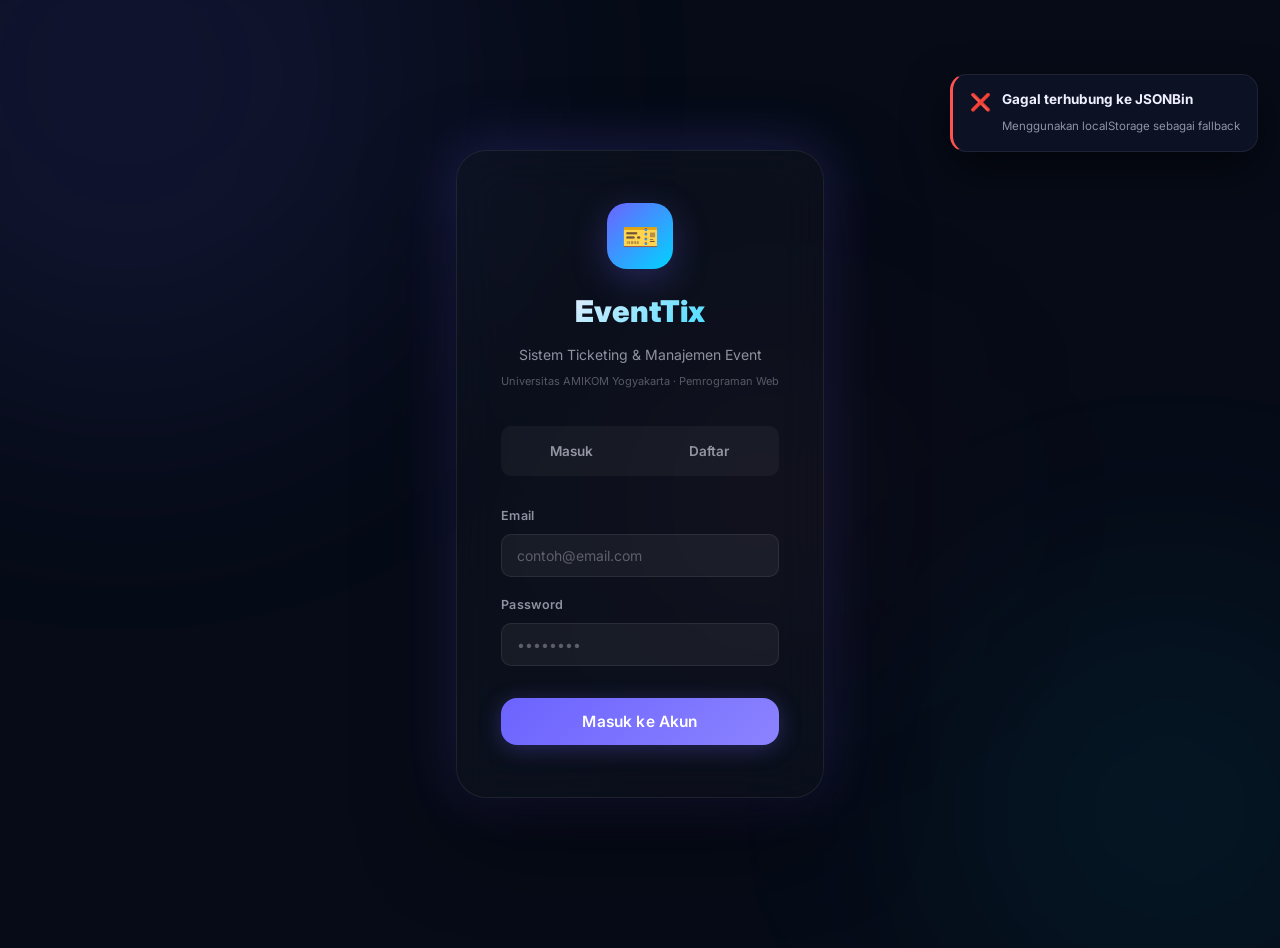
<file: templates/index.html>
<!DOCTYPE html>
<html lang="id">
<head>
  <meta charset="UTF-8" />
  <meta name="viewport" content="width=device-width, initial-scale=1.0" />
  <title>EventTix — Sistem Ticketing &amp; Event | AMIKOM Yogyakarta</title>
  <meta name="description" content="Sistem informasi ticketing dan manajemen event berbasis web. Dikembangkan sebagai tugas akhir pemrograman web Universitas AMIKOM Yogyakarta." />
  <meta name="keywords" content="ticketing, event, booking, AMIKOM, web programming" />
  <link rel="preconnect" href="https://fonts.googleapis.com" />
  <link href="https://fonts.googleapis.com/css2?family=Inter:wght@300;400;500;600;700;800;900&display=swap" rel="stylesheet" />
  <link rel="stylesheet" href="/static/css/style.css" />
</head>
<body>

<!-- Loading -->
<div id="loader">
  <div style="font-size:36px;">🎫</div>
  <div class="spin"></div>
  <p>Memuat EventTix...</p>
</div>

<!-- BG -->
<div class="orb orb-1"></div>
<div class="orb orb-2"></div>
<div class="orb orb-3"></div>

<!-- Toasts -->
<div id="toasts"></div>

<!-- ============================================================
     AUTH VIEW
============================================================ -->
<div class="view" id="v-auth" style="min-height:100vh;display:none;">
  <div style="display:flex;align-items:center;justify-content:center;min-height:100vh;padding:24px;">
    <div class="auth-wrap">
      <div class="auth-logo">
        <div class="auth-logo-icon">🎫</div>
        <h1>EventTix</h1>
        <p>Sistem Ticketing &amp; Manajemen Event</p>
        <p style="margin-top:6px;font-size:11px;color:var(--text-3);">Universitas AMIKOM Yogyakarta · Pemrograman Web</p>
      </div>
      <div class="auth-tabs">
        <div class="auth-tab on" id="tab-login" onclick="switchTab('login')">Masuk</div>
        <div class="auth-tab" id="tab-register" onclick="switchTab('register')">Daftar</div>
      </div>

      <!-- LOGIN -->
      <div id="f-login">
        <div class="fg"><label>Email</label><input type="email" class="fc" id="l-email" placeholder="contoh@email.com" /></div>
        <div class="fg"><label>Password</label><input type="password" class="fc" id="l-pw" placeholder="••••••••" onkeydown="if(event.key==='Enter')doLogin()" /></div>
        <button class="btn btn-pr btn-w btn-lg mt-14" onclick="doLogin()">Masuk ke Akun</button>

      </div>

      <!-- REGISTER -->
      <div id="f-reg" style="display:none;">
        <div class="fg"><label>Nama Lengkap *</label><input type="text" class="fc" id="r-name" placeholder="Nama Lengkap Anda" /></div>
        <div class="fg"><label>Email *</label><input type="email" class="fc" id="r-email" placeholder="contoh@email.com" /></div>
        <div class="fg"><label>Password * (min. 6 karakter)</label><input type="password" class="fc" id="r-pw" placeholder="Minimal 6 karakter" /></div>
        <div class="fg"><label>Daftar Sebagai</label>
          <select class="fc" id="r-role"><option value="user">Peserta / User</option><option value="admin">Penyelenggara / Admin</option></select>
        </div>
        <button class="btn btn-pr btn-w btn-lg mt-14" onclick="doRegister()">Buat Akun Sekarang</button>
      </div>
    </div>
  </div>
</div>

<!-- ============================================================
     APP VIEW
============================================================ -->
<div class="view" id="v-app">

  <!-- NAVBAR -->
  <nav class="navbar">
    <div class="nb-brand" onclick="goHome()">
      <div class="lm">🎫</div>
      <span>EventTix</span>
    </div>

    <!-- Admin Nav -->
    <div class="nb-nav" id="nav-admin" style="display:none;">
      <div class="ni" onclick="nav('dashboard')" id="ni-dashboard">📊 Dashboard</div>
      <div class="ni" onclick="nav('events')"    id="ni-events">🗓️ Event</div>
      <div class="ni" onclick="nav('report')"    id="ni-report">📋 Laporan</div>
      <div class="ni" onclick="nav('docs')"      id="ni-docs">📖 Dokumentasi</div>
    </div>

    <!-- User Nav -->
    <div class="nb-nav" id="nav-user" style="display:none;">
      <div class="ni" onclick="nav('discover')"   id="ni-discover">🔍 Jelajahi</div>
      <div class="ni" onclick="nav('mytickets')"  id="ni-mytickets">🎟️ Tiket Saya</div>
      <div class="ni" onclick="nav('docs')"       id="ni-docs-u">📖 Fitur</div>
    </div>

    <div class="nb-right">
      <div class="ubadge">
        <div class="uav" id="uav">A</div>
        <div><div class="uname" id="uname">Admin</div><div class="urole" id="urole">Administrator</div></div>
      </div>
      <button class="btn btn-sc btn-sm" onclick="doLogout()">Keluar</button>
    </div>
  </nav>

  <!-- CONTENT AREA -->
  <div class="content">

    <!-- ======================== ADMIN DASHBOARD ======================== -->
    <section id="s-dashboard" style="display:none;">
      <div class="ph"><h2>Dashboard Admin 📊</h2><p>Ringkasan aktivitas dan statistik platform EventTix</p></div>
      <div class="stats" id="adm-stats"></div>
      <div style="display:grid;grid-template-columns:1fr 1fr;gap:18px;" id="admin-dash-grid">
        <div class="card">
          <div class="card-hd"><h3>📅 Event Terbaru</h3></div>
          <div class="tw"><table id="t-rev"><thead><tr><th>Event</th><th>Tanggal</th><th>Terisi</th><th>Status</th></tr></thead><tbody></tbody></table></div>
        </div>
        <div class="card">
          <div class="card-hd"><h3>🎟️ Booking Terbaru</h3></div>
          <div class="tw"><table id="t-rbk"><thead><tr><th>Peserta</th><th>Event</th><th>Kode</th><th>Status</th></tr></thead><tbody></tbody></table></div>
        </div>
      </div>
    </section>

    <!-- ======================== ADMIN EVENT MANAGE ======================== -->
    <section id="s-events" style="display:none;">
      <div class="ph-row">
        <div class="ph" style="margin-bottom:0;"><h2>Manajemen Event 🗓️</h2><p>CRUD event lengkap: buat, edit, hapus, dan pantau kapasitas</p></div>
        <button class="btn btn-pr" onclick="openEvModal()">➕ Buat Event Baru</button>
      </div>
      <div class="divider mt-20"></div>
      <div class="frow">
        <div class="sw"><span class="si">🔍</span><input type="text" placeholder="Cari event..." id="adm-q" oninput="renderAdmEvs()" /></div>
        <select class="fs" id="adm-cat" onchange="renderAdmEvs()"><option value="">Semua Kategori</option></select>
      </div>
      <div class="card">
        <div class="tw"><table id="t-adev"><thead><tr><th>Event</th><th>Kategori</th><th>Tanggal</th><th>Lokasi</th><th>Kapasitas</th><th>Harga</th><th>Booked</th><th>Aksi</th></tr></thead><tbody></tbody></table></div>
      </div>
    </section>

    <!-- ======================== ADMIN REPORT ======================== -->
    <section id="s-report" style="display:none;">
      <div class="ph"><h2>Laporan Peserta 📋</h2><p>Statistik dan daftar peserta lengkap per event</p></div>
      <div class="frow">
        <select class="fs" id="rpt-ev" onchange="renderReport()" style="min-width:280px;"><option value="">— Pilih Event —</option></select>
      </div>
      <div id="rpt-content">
        <div class="empty"><div class="ei">📋</div><h3>Pilih Event</h3><p>Pilih event dari dropdown di atas untuk melihat laporan peserta.</p></div>
      </div>
    </section>

    <!-- ======================== USER DISCOVER ======================== -->
    <section id="s-discover" style="display:none;">
      <div class="hero">
        <h2>Temukan Event Favoritmu 🎉</h2>
        <p>Jelajahi ratusan event menarik dan pesan tiket dengan mudah</p>
        <div class="hero-chips">
          <span class="hero-chip">💻 Teknologi</span>
          <span class="hero-chip">🎵 Musik</span>
          <span class="hero-chip">🏃 Olahraga</span>
          <span class="hero-chip">🎨 Seni</span>
          <span class="hero-chip">💼 Bisnis</span>
          <span class="hero-chip">📚 Edukasi</span>
        </div>
      </div>
      <div class="frow">
        <div class="sw"><span class="si">🔍</span><input type="text" placeholder="Cari event, lokasi, kategori..." id="usr-q" oninput="renderUsrEvs()" /></div>
        <select class="fs" id="usr-cat"   onchange="renderUsrEvs()"><option value="">Semua Kategori</option></select>
        <select class="fs" id="usr-date"  onchange="renderUsrEvs()">
          <option value="">Semua Waktu</option>
          <option value="today">Hari Ini</option>
          <option value="week">Minggu Ini</option>
          <option value="month">Bulan Ini</option>
        </select>
        <select class="fs" id="usr-avl" onchange="renderUsrEvs()">
          <option value="">Semua Status</option>
          <option value="available">Masih Tersedia</option>
          <option value="full">Penuh / Habis</option>
        </select>
      </div>
      <div class="ev-grid" id="usr-ev-grid"></div>
    </section>

    <!-- ======================== MY TICKETS ======================== -->
    <section id="s-mytickets" style="display:none;">
      <div class="ph"><h2>Tiket Saya 🎟️</h2><p>Riwayat semua tiket yang pernah Anda pesan</p></div>
      <div class="frow">
        <div class="chip-row" id="tk-chips">
          <div class="chip on" data-s="all"       onclick="filterTk(this)">Semua</div>
          <div class="chip"    data-s="active"    onclick="filterTk(this)">✅ Aktif</div>
          <div class="chip"    data-s="used"      onclick="filterTk(this)">☑️ Digunakan</div>
          <div class="chip"    data-s="cancelled" onclick="filterTk(this)">❌ Dibatalkan</div>
        </div>
      </div>
      <div id="tk-list" style="display:flex;flex-direction:column;gap:14px;"></div>
    </section>

    <!-- ======================== EVENT DETAIL ======================== -->
    <section id="s-evdet" style="display:none;"></section>

    <!-- ======================== TICKET DETAIL ======================== -->
    <section id="s-tkdet" style="display:none;"></section>

    <!-- ======================== DOKUMENTASI FITUR ======================== -->
    <section id="s-docs" style="display:none;">
      <div class="ph">
        <h2>Fitur yang Tersedia 📖</h2>
      </div>
      <!-- Feature cards rendered by JS -->
      <div id="docs-content"></div>
    </section>

  </div>
</div>

<!-- ============================================================
     MODALS
============================================================ -->

<!-- Event Modal (Admin CRUD) -->
<div class="mo" id="mo-ev">
  <div class="mo-box" style="max-width:660px;">
    <div class="mo-hd"><h3 id="mo-ev-title">Buat Event Baru</h3><div class="mo-cl" onclick="closeMo('mo-ev')">✕</div></div>
    <div class="mo-bd">
      <input type="hidden" id="ev-id" />
      <div class="fg"><label>Judul Event *</label><input type="text" class="fc" id="ev-title" placeholder="cth: Indonesia Tech Summit 2025" /></div>
      <div class="fg"><label>Deskripsi</label><textarea class="fc" id="ev-desc" rows="3" placeholder="Deskripsi singkat event..."></textarea></div>
      <div class="form-2col">
        <div class="fg"><label>Kategori *</label><input type="text" class="fc" id="ev-cat" list="ev-cat-list" placeholder="cth: Teknologi" autocomplete="off" /><datalist id="ev-cat-list"></datalist></div>
        <div class="fg"><label>Harga Tiket (Rp)</label><input type="number" class="fc" id="ev-price" placeholder="0 = GRATIS" min="0" /></div>
      </div>
      <div class="form-2col">
        <div class="fg"><label>Tanggal *</label><input type="date" class="fc" id="ev-date" /></div>
        <div class="fg"><label>Waktu *</label><input type="time" class="fc" id="ev-time" /></div>
      </div>
      <div class="fg"><label>Lokasi *</label><input type="text" class="fc" id="ev-loc" placeholder="cth: Jakarta Convention Center" /></div>
      <div class="fg"><label>Kapasitas (kursi) *</label><input type="number" class="fc" id="ev-cap" placeholder="cth: 500" min="1" /></div>
      <div class="fg"><label>Ikon Event</label><div class="ipk" id="ipk"></div></div>
    </div>
    <div class="mo-ft">
      <button class="btn btn-sc" onclick="closeMo('mo-ev')">Batal</button>
      <button class="btn btn-pr" onclick="saveEv()">💾 Simpan Event</button>
    </div>
  </div>
</div>

<!-- Confirm Modal -->
<div class="mo" id="mo-confirm">
  <div class="mo-box" style="max-width:430px;">
    <div class="mo-hd"><h3 id="cf-title">Konfirmasi</h3><div class="mo-cl" onclick="closeMo('mo-confirm')">✕</div></div>
    <div class="mo-bd"><p id="cf-msg" style="color:var(--text-2);font-size:14.5px;line-height:1.7;"></p></div>
    <div class="mo-ft">
      <button class="btn btn-sc" onclick="closeMo('mo-confirm')">Batal</button>
      <button class="btn btn-rm" id="cf-btn">Konfirmasi</button>
    </div>
  </div>
</div>

<!-- Booking Modal -->
<div class="mo" id="mo-book">
  <div class="mo-box" style="max-width:500px;">
    <div class="mo-hd"><h3>🎟️ Konfirmasi Pemesanan</h3><div class="mo-cl" onclick="closeMo('mo-book')">✕</div></div>
    <div class="mo-bd" id="book-body"></div>
    <div class="mo-ft">
      <button class="btn btn-sc" onclick="closeMo('mo-book')">Batal</button>
      <button class="btn btn-ok btn-lg" onclick="confirmBook()">✅ Pesan Sekarang</button>
    </div>
  </div>
</div>

<script src="/static/js/app.js"></script>
</body>
</html>
</file>
<file: static/css/style.css>
/* =========================================
   DESIGN SYSTEM — EventTix
   Universitas AMIKOM Yogyakarta
   Mata Kuliah: Pemrograman Web
========================================= */
:root {
  --bg-primary:    #060b17;
  --bg-secondary:  #0c1124;
  --bg-card:       rgba(255,255,255,0.035);
  --bg-card-hover: rgba(255,255,255,0.065);
  --border:        rgba(255,255,255,0.075);
  --border-focus:  rgba(108,99,255,0.55);
  --accent:        #6c63ff;
  --accent-light:  #8b83ff;
  --accent-2:      #00d4ff;
  --glow:          rgba(108,99,255,0.28);
  --text-1:        #eef0ff;
  --text-2:        rgba(238,240,255,0.58);
  --text-3:        rgba(238,240,255,0.32);
  --green:         #00e676;
  --yellow:        #ffab40;
  --red:           #ff5252;
  --blue:          #40c4ff;
  --r-xs:  6px;
  --r-sm:  10px;
  --r-md:  16px;
  --r-lg:  22px;
  --r-xl:  30px;
  --ease:  cubic-bezier(0.4,0,0.2,1);
  --t:     0.22s;
}

*, *::before, *::after { box-sizing: border-box; margin: 0; padding: 0; }
html { scroll-behavior: smooth; font-size: 16px; }
body {
  font-family: 'Inter', system-ui, sans-serif;
  background: var(--bg-primary);
  color: var(--text-1);
  min-height: 100vh;
  overflow-x: hidden;
  line-height: 1.65;
}
button  { cursor: pointer; font-family: inherit; border: none; outline: none; }
input, textarea, select { font-family: inherit; outline: none; border: none; background: none; color: inherit; }
ul  { list-style: none; }
img { display: block; max-width: 100%; }
::-webkit-scrollbar { width: 5px; }
::-webkit-scrollbar-track { background: transparent; }
::-webkit-scrollbar-thumb { background: var(--accent); border-radius: 3px; }

/* ===== BG GLOW ===== */
.orb { position: fixed; border-radius: 50%; filter: blur(130px); pointer-events: none; z-index: 0; animation: drift 9s ease-in-out infinite; }
.orb-1 { width: 650px; height: 650px; background: rgba(108,99,255,0.1); top: -250px; left: -200px; }
.orb-2 { width: 420px; height: 420px; background: rgba(0,212,255,0.07); bottom: -120px; right: -100px; animation-delay:-5s; }
.orb-3 { width: 280px; height: 280px; background: rgba(255,107,107,0.05); top:40%; left:50%; animation-delay:-2.5s; }
@keyframes drift { 0%,100%{transform:translate(0,0)scale(1);} 50%{transform:translate(20px,-30px)scale(1.06);} }

/* ===== VIEW SYSTEM ===== */
.view { display: none; min-height: 100vh; position: relative; z-index: 1; }
.view.active { display: block; animation: fadeUp .32s var(--ease); }
@keyframes fadeUp { from{opacity:0;transform:translateY(14px);} to{opacity:1;transform:translateY(0);} }

/* ========================================
   AUTH
======================================== */
#v-auth { display:flex; align-items:center; justify-content:center; padding:24px; }
.auth-wrap {
  width: 100%; max-width: 460px;
  background: rgba(255,255,255,0.025);
  backdrop-filter: blur(24px);
  border: 1px solid var(--border);
  border-radius: var(--r-xl);
  padding: 52px 44px;
  box-shadow: 0 36px 90px rgba(0,0,0,0.55), 0 0 60px var(--glow);
}
.auth-logo { text-align:center; margin-bottom:36px; }
.auth-logo-icon {
  width: 66px; height: 66px;
  background: linear-gradient(135deg, var(--accent), var(--accent-2));
  border-radius: 20px; display:flex; align-items:center; justify-content:center;
  margin: 0 auto 18px; font-size: 30px;
  box-shadow: 0 10px 36px var(--glow);
}
.auth-logo h1 {
  font-size: 30px; font-weight: 900;
  background: linear-gradient(135deg, var(--text-1) 20%, var(--accent-2));
  -webkit-background-clip: text; -webkit-text-fill-color: transparent; background-clip: text;
}
.auth-logo p { color: var(--text-2); font-size: 14px; margin-top: 6px; }
.auth-tabs { display:flex; background:rgba(255,255,255,0.04); border-radius:var(--r-sm); padding:4px; margin-bottom:30px; gap:4px; }
.auth-tab {
  flex:1; padding:10px; text-align:center; font-size:13.5px; font-weight:600;
  border-radius: 7px; color: var(--text-2); cursor:pointer; transition: var(--t) var(--ease);
}
.auth-tab.active { background: var(--accent); color: white; box-shadow: 0 4px 18px var(--glow); }
.auth-hint { font-size:12px; color:var(--text-3); text-align:center; line-height:1.7; }
.auth-hint strong { color: var(--accent); }
.auth-hint em { color: var(--accent-2); font-style:normal; }

/* ========================================
   FORM CONTROLS
======================================== */
.fg { margin-bottom: 18px; }
.fg label { display:block; font-size:12.5px; font-weight:600; color:var(--text-2); margin-bottom:7px; letter-spacing:.025em; }
.fc {
  width:100%; padding:12px 15px; font-size:14px;
  background:rgba(255,255,255,0.05); border:1px solid var(--border);
  border-radius: var(--r-sm); transition: var(--t) var(--ease);
  color: var(--text-1);
}
.fc:focus { border-color:var(--border-focus); background:rgba(108,99,255,0.07); box-shadow:0 0 0 3px rgba(108,99,255,0.13); }
.fc::placeholder { color:var(--text-3); }
select.fc option { background:#161a2e; }
textarea.fc { resize:vertical; min-height:82px; }
.form-2col { display:grid; grid-template-columns:1fr 1fr; gap:16px; }

/* ========================================
   BUTTONS
======================================== */
.btn {
  display:inline-flex; align-items:center; justify-content:center; gap:7px;
  padding:11px 22px; border-radius:var(--r-sm); font-size:13.5px; font-weight:600;
  transition: var(--t) var(--ease); cursor:pointer; position:relative; overflow:hidden;
  letter-spacing:.01em;
}
.btn::after { content:''; position:absolute; inset:0; background:rgba(255,255,255,0.09); opacity:0; transition:opacity var(--t); }
.btn:hover::after { opacity:1; }
.btn:active { transform:scale(.97); }
.btn-pr { background:linear-gradient(135deg,var(--accent),var(--accent-light)); color:#fff; box-shadow:0 4px 22px var(--glow); }
.btn-pr:hover { transform:translateY(-2px); box-shadow:0 8px 30px var(--glow); }
.btn-sc { background:rgba(255,255,255,0.07); color:var(--text-1); border:1px solid var(--border); }
.btn-sc:hover { background:rgba(255,255,255,0.12); border-color:var(--border-focus); }
.btn-ok { background:linear-gradient(135deg,#00b248,#00e676); color:#001a09; box-shadow:0 4px 18px rgba(0,210,80,.3); }
.btn-ok:hover { transform:translateY(-2px); }
.btn-rm { background:linear-gradient(135deg,#b71c1c,var(--red)); color:#fff; box-shadow:0 4px 16px rgba(255,82,82,.3); }
.btn-rm:hover { transform:translateY(-2px); }
.btn-in { background:linear-gradient(135deg,#01579b,var(--blue)); color:#fff; }
.btn-yw { background:linear-gradient(135deg,#e65100,var(--yellow)); color:#fff; }
.btn-sm { padding:7px 14px; font-size:12px; border-radius:7px; }
.btn-lg { padding:14px 30px; font-size:15.5px; border-radius:var(--r-md); }
.btn-w { width:100%; }
.btn:disabled { opacity:.38; cursor:not-allowed; transform:none!important; }

/* ========================================
   NAVBAR
======================================== */
.navbar {
  position:sticky; top:0; z-index:200;
  background:rgba(6,11,23,0.88); backdrop-filter:blur(26px);
  border-bottom:1px solid var(--border);
  height:62px; padding:0 24px;
  display:flex; align-items:center; justify-content:space-between;
}
.nb-brand { display:flex; align-items:center; gap:11px; cursor:pointer; }
.nb-brand .lm {
  width:36px; height:36px; border-radius:10px;
  background:linear-gradient(135deg,var(--accent),var(--accent-2));
  display:flex; align-items:center; justify-content:center; font-size:17px;
  box-shadow:0 4px 16px var(--glow);
}
.nb-brand span { font-size:17px; font-weight:800; }
.nb-nav { display:flex; align-items:center; gap:4px; }
.ni {
  padding:7px 13px; border-radius:8px; font-size:13px; font-weight:500;
  color:var(--text-2); cursor:pointer; transition:var(--t) var(--ease);
  display:flex; align-items:center; gap:6px;
}
.ni:hover { background:rgba(255,255,255,0.07); color:var(--text-1); }
.ni.on { background:rgba(108,99,255,0.14); color:var(--accent); }
.nb-right { display:flex; align-items:center; gap:10px; }
.ubadge {
  display:flex; align-items:center; gap:9px;
  background:rgba(255,255,255,0.05); border:1px solid var(--border);
  border-radius:100px; padding:5px 15px 5px 5px;
}
.uav {
  width:30px; height:30px; border-radius:50%;
  background:linear-gradient(135deg,var(--accent),var(--accent-2));
  display:flex; align-items:center; justify-content:center; font-size:13px; font-weight:700;
}
.ubadge .uname { font-size:13px; font-weight:600; }
.ubadge .urole { font-size:11px; color:var(--text-3); }

/* ========================================
   LAYOUT
======================================== */
.content { padding:30px 24px; max-width:1300px; margin:0 auto; }
.ph { margin-bottom:28px; }
.ph h2 {
  font-size:26px; font-weight:800;
  background:linear-gradient(135deg,var(--text-1),var(--accent-2));
  -webkit-background-clip:text; -webkit-text-fill-color:transparent; background-clip:text;
}
.ph p { color:var(--text-2); margin-top:5px; font-size:14.5px; }
.ph-row { display:flex; align-items:flex-end; justify-content:space-between; flex-wrap:wrap; gap:14px; }
.divider { height:1px; background:var(--border); margin:18px 0; }
.mt-14 { margin-top:14px; }
.mt-20 { margin-top:20px; }
.mt-28 { margin-top:28px; }
.gap-8  { gap:8px; }
.gap-12 { gap:12px; }
.flex   { display:flex; }
.items-center { align-items:center; }

/* ========================================
   STATS
======================================== */
.stats { display:grid; grid-template-columns:repeat(auto-fit,minmax(170px,1fr)); gap:14px; margin-bottom:28px; }
.sc {
  background:var(--bg-card); backdrop-filter:blur(12px);
  border:1px solid var(--border); border-radius:var(--r-lg);
  padding:22px; position:relative; overflow:hidden; transition:var(--t) var(--ease);
}
.sc::before { content:''; position:absolute; top:0; left:0; right:0; height:2px; background:linear-gradient(90deg,var(--accent),var(--accent-2)); }
.sc:hover { border-color:var(--border-focus); background:var(--bg-card-hover); transform:translateY(-3px); }
.sc-icon { font-size:26px; margin-bottom:10px; }
.sc-val  { font-size:30px; font-weight:800; }
.sc-lbl  { font-size:12.5px; color:var(--text-2); margin-top:3px; }

/* ========================================
   CARDS
======================================== */
.card {
  background:var(--bg-card); backdrop-filter:blur(12px);
  border:1px solid var(--border); border-radius:var(--r-lg); overflow:hidden;
  transition:var(--t) var(--ease);
}
.card:hover { border-color:rgba(108,99,255,0.25); }
.card-hd { padding:18px 22px; border-bottom:1px solid var(--border); display:flex; align-items:center; justify-content:space-between; }
.card-hd h3 { font-size:15px; font-weight:700; }
.card-bd { padding:22px; }

/* ========================================
   EVENT GRID
======================================== */
.ev-grid { display:grid; grid-template-columns:repeat(auto-fill,minmax(295px,1fr)); gap:18px; }
.ev-card {
  background:var(--bg-card); border:1px solid var(--border);
  border-radius:var(--r-lg); overflow:hidden; cursor:pointer;
  transition:var(--t) var(--ease);
}
.ev-card:hover { border-color:var(--border-focus); transform:translateY(-4px); box-shadow:0 22px 50px rgba(0,0,0,.45),0 0 0 1px var(--border-focus); }
.ev-banner {
  height:136px; display:flex; align-items:center; justify-content:center;
  font-size:50px; position:relative;
}
.ev-badge-booked { position:absolute; top:11px; right:11px; z-index:2; background:var(--green); color:#001a09; padding:3px 9px; border-radius:100px; font-size:10.5px; font-weight:700; }
.ev-body  { padding:16px 18px; }
.ev-cat   { display:inline-flex; align-items:center; gap:5px; font-size:10.5px; font-weight:700; text-transform:uppercase; letter-spacing:.06em; padding:3px 9px; border-radius:100px; margin-bottom:9px; }
.ev-card h3 { font-size:16px; font-weight:700; margin-bottom:9px; line-height:1.4; }
.ev-meta  { display:flex; flex-direction:column; gap:5px; margin-bottom:13px; }
.ev-mi    { display:flex; align-items:center; gap:7px; font-size:12.5px; color:var(--text-2); }
.ev-foot  { display:flex; align-items:center; justify-content:space-between; padding-top:12px; border-top:1px solid var(--border); }
.cap-bar  { flex:1; margin-right:10px; }
.cap-track { height:4px; background:rgba(255,255,255,0.08); border-radius:2px; overflow:hidden; }
.cap-fill  { height:100%; border-radius:2px; }
.cap-txt   { font-size:10.5px; color:var(--text-3); margin-top:4px; }

/* ========================================
   BADGES
======================================== */
.badge { display:inline-flex; align-items:center; gap:4px; padding:3px 9px; border-radius:100px; font-size:11px; font-weight:700; }
.b-ok  { background:rgba(0,230,118,.11); color:var(--green); }
.b-rm  { background:rgba(255,82,82,.11);  color:var(--red); }
.b-yw  { background:rgba(255,171,64,.11); color:var(--yellow); }
.b-in  { background:rgba(64,196,255,.11); color:var(--blue); }
.b-mu  { background:rgba(255,255,255,.06); color:var(--text-3); }
.b-ac  { background:rgba(108,99,255,.14); color:var(--accent); }

/* ========================================
   TABLE
======================================== */
.tw { overflow-x:auto; }
table  { width:100%; border-collapse:collapse; }
thead th { padding:11px 15px; text-align:left; font-size:10.5px; font-weight:700; text-transform:uppercase; letter-spacing:.06em; color:var(--text-3); border-bottom:1px solid var(--border); white-space:nowrap; }
tbody td { padding:13px 15px; font-size:13.5px; border-bottom:1px solid rgba(255,255,255,0.035); vertical-align:middle; }
tbody tr:hover td { background:rgba(255,255,255,0.02); }
tbody tr:last-child td { border-bottom:none; }

/* ========================================
   MODAL
======================================== */
.mo {
  position:fixed; inset:0; background:rgba(0,0,0,.78); backdrop-filter:blur(10px);
  z-index:500; display:flex; align-items:center; justify-content:center;
  padding:24px; opacity:0; pointer-events:none; transition:opacity .22s;
}
.mo.on { opacity:1; pointer-events:all; }
.mo-box {
  background:var(--bg-secondary); border:1px solid var(--border); border-radius:var(--r-xl);
  width:100%; max-width:580px; max-height:90vh; overflow-y:auto;
  transform:scale(.94) translateY(22px);
  transition:transform .3s cubic-bezier(.34,1.56,.64,1);
  box-shadow:0 44px 110px rgba(0,0,0,.65),0 0 50px var(--glow);
}
.mo.on .mo-box { transform:scale(1) translateY(0); }
.mo-hd { padding:22px 26px; border-bottom:1px solid var(--border); display:flex; align-items:center; justify-content:space-between; }
.mo-hd h3 { font-size:17px; font-weight:700; }
.mo-cl { width:30px; height:30px; border-radius:7px; background:rgba(255,255,255,0.06); display:flex; align-items:center; justify-content:center; cursor:pointer; font-size:17px; transition:var(--t); color:var(--text-2); }
.mo-cl:hover { background:rgba(255,82,82,.15); color:var(--red); }
.mo-bd { padding:26px; }
.mo-ft { padding:18px 26px; border-top:1px solid var(--border); display:flex; gap:10px; justify-content:flex-end; }

/* ========================================
   FILTER / SEARCH
======================================== */
.frow { display:flex; gap:10px; flex-wrap:wrap; margin-bottom:22px; align-items:center; }
.sw { position:relative; flex:1; min-width:220px; }
.sw .si { position:absolute; left:13px; top:50%; transform:translateY(-50%); color:var(--text-3); font-size:15px; }
.sw input { width:100%; padding:10px 15px 10px 40px; border-radius:var(--r-sm); background:rgba(255,255,255,0.05); border:1px solid var(--border); font-size:13.5px; color:var(--text-1); transition:var(--t); }
.sw input:focus { border-color:var(--border-focus); background:rgba(108,99,255,0.07); }
.fs { padding:10px 15px; border-radius:var(--r-sm); background:rgba(255,255,255,0.05); border:1px solid var(--border); font-size:13px; color:var(--text-1); cursor:pointer; transition:var(--t); }
.fs:focus { border-color:var(--border-focus); }
select.fs option { background:#161a2e; }

/* ========================================
   TICKET CARD
======================================== */
.tk-card { background:var(--bg-card); border:1px solid var(--border); border-radius:var(--r-lg); overflow:hidden; display:flex; transition:var(--t); }
.tk-card:hover { border-color:rgba(108,99,255,.3); }
.tk-side { width:7px; flex-shrink:0; background:linear-gradient(180deg,var(--accent),var(--accent-2)); }
.tk-side.cancelled { background:var(--red); }
.tk-side.used      { background:var(--text-3); }
.tk-body { padding:18px; flex:1; display:flex; gap:18px; align-items:center; flex-wrap:wrap; }
.tk-qr { width:72px; height:72px; flex-shrink:0; background:white; border-radius:9px; padding:5px; display:grid; grid-template-columns:repeat(8,1fr); gap:1px; }
.tk-info { flex:1; min-width:160px; }
.tk-ev-name { font-size:15px; font-weight:700; margin-bottom:5px; }
.tk-meta { display:flex; flex-wrap:wrap; gap:9px; margin-bottom:7px; }
.tk-mi { display:flex; align-items:center; gap:4px; font-size:11.5px; color:var(--text-2); }
.tk-code { font-family:'Courier New',monospace; font-size:15px; font-weight:800; color:var(--accent-2); letter-spacing:.1em; }
.tk-actions { display:flex; flex-direction:column; gap:7px; align-items:flex-end; }

/* ========================================
   CHIP
======================================== */
.chip-row { display:flex; flex-wrap:wrap; gap:7px; }
.chip { padding:6px 13px; border-radius:100px; font-size:12px; font-weight:600; cursor:pointer; border:1px solid transparent; transition:var(--t); }
.chip:not(.on) { background:rgba(255,255,255,0.05); color:var(--text-2); border-color:var(--border); }
.chip.on { background:rgba(108,99,255,0.18); color:var(--accent); border-color:rgba(108,99,255,.4); }

/* ========================================
   EMPTY
======================================== */
.empty { text-align:center; padding:72px 24px; }
.empty .ei { font-size:60px; margin-bottom:18px; opacity:.35; }
.empty h3 { font-size:19px; font-weight:700; color:var(--text-2); margin-bottom:7px; }
.empty p { color:var(--text-3); font-size:13.5px; }

/* ========================================
   TOAST
======================================== */
#toasts { position:fixed; top:74px; right:22px; z-index:9999; display:flex; flex-direction:column; gap:9px; pointer-events:none; }
.toast {
  background:var(--bg-secondary); border:1px solid var(--border);
  border-radius:var(--r-md); padding:13px 17px; min-width:275px;
  display:flex; align-items:flex-start; gap:11px;
  box-shadow:0 18px 44px rgba(0,0,0,.55);
  animation:tin .32s cubic-bezier(.34,1.56,.64,1);
  pointer-events:all;
}
@keyframes tin { from{transform:translateX(90px);opacity:0;} }
.toast.out { animation:tout .22s ease forwards; }
@keyframes tout { to{transform:translateX(90px);opacity:0;} }
.toast.ok { border-left:3px solid var(--green); }
.toast.er { border-left:3px solid var(--red); }
.toast.wa { border-left:3px solid var(--yellow); }
.toast.in { border-left:3px solid var(--blue); }
.toast-ico { font-size:17px; }
.toast-txt strong { display:block; font-size:13.5px; margin-bottom:1px; }
.toast-txt span { font-size:11.5px; color:var(--text-2); }

/* ========================================
   PROGRESS
======================================== */
.pbar { height:9px; background:rgba(255,255,255,.08); border-radius:5px; overflow:hidden; }
.pfill { height:100%; border-radius:5px; background:linear-gradient(90deg,var(--accent),var(--accent-2)); transition:width .5s; }

/* ========================================
   REPORT HEADER
======================================== */
.rpt-hd {
  background:linear-gradient(135deg,rgba(108,99,255,.13),rgba(0,212,255,.07));
  border:1px solid rgba(108,99,255,.18); border-radius:var(--r-lg);
  padding:22px; margin-bottom:22px; display:flex; align-items:center; gap:18px;
}
.rpt-ico { font-size:46px; }

/* ========================================
   ICON PICKER
======================================== */
.ipk { display:flex; flex-wrap:wrap; gap:7px; }
.ipk-btn {
  width:38px; height:38px; border-radius:9px; font-size:17px;
  background:rgba(255,255,255,0.06); display:flex; align-items:center; justify-content:center;
  cursor:pointer; border:2px solid transparent; transition:var(--t);
}
.ipk-btn.on { border-color:var(--accent); background:rgba(108,99,255,.18); transform:scale(1.1); }

/* ========================================
   DETAIL PAGE
======================================== */
.ev-detail-banner {
  height:200px; border-radius:var(--r-xl); margin-bottom:26px;
  display:flex; align-items:center; justify-content:center; font-size:78px;
}
.det-grid { display:grid; grid-template-columns:1fr 320px; gap:22px; }
.det-row { display:flex; align-items:center; gap:12px; padding:11px 0; border-bottom:1px solid rgba(255,255,255,.04); font-size:13.5px; }
.det-ico { font-size:17px; width:34px; text-align:center; }
.bk-box { background:var(--bg-card); border:1px solid var(--border); border-radius:var(--r-lg); padding:22px; position:sticky; top:84px; }

/* ========================================
   CHECKIN BUTTON
======================================== */
.ci-btn {
  width:30px; height:30px; border-radius:7px; cursor:pointer;
  display:flex; align-items:center; justify-content:center; font-size:15px;
  background:rgba(255,255,255,.06); color:var(--text-3);
  border:1px solid var(--border); transition:var(--t);
}
.ci-btn:hover { background:rgba(0,230,118,.14); color:var(--green); border-color:var(--green); }
.ci-btn.on { background:rgba(0,230,118,.12); color:var(--green); border-color:rgba(0,230,118,.3); }

/* ========================================
   LOADING OVERLAY
======================================== */
#loader {
  position:fixed; inset:0; background:var(--bg-primary); z-index:9999;
  display:flex; flex-direction:column; align-items:center; justify-content:center; gap:18px;
}
.spin { width:40px; height:40px; border:3px solid rgba(255,255,255,.08); border-top-color:var(--accent); border-radius:50%; animation:spin .7s linear infinite; }
@keyframes spin { to{transform:rotate(360deg);} }
#loader p { color:var(--text-2); font-size:14px; }

/* ========================================
   DB STATUS INDICATOR
======================================== */
.db-status { display:flex; align-items:center; gap:6px; font-size:11px; padding:4px 10px; border-radius:100px; border:1px solid var(--border); }
.db-dot { width:7px; height:7px; border-radius:50%; }
.db-dot.ok { background:var(--green); box-shadow:0 0 6px var(--green); animation:pulse 2s infinite; }
.db-dot.local { background:var(--yellow); }
.db-dot.offline { background:var(--red); }
.db-dot.error { background:var(--red); animation:pulse 1s infinite; }
.db-dot.testing { background:var(--blue); animation:pulse .6s infinite; }
@keyframes pulse { 0%,100%{opacity:1;} 50%{opacity:.4;} }

/* ========================================
   HERO
======================================== */
.hero { text-align:center; padding:52px 24px 40px; }
.hero h2 {
  font-size: clamp(24px,4vw,46px); font-weight:900; line-height:1.18; margin-bottom:12px;
  background:linear-gradient(135deg,var(--text-1) 25%,var(--accent-2));
  -webkit-background-clip:text; -webkit-text-fill-color:transparent; background-clip:text;
}
.hero p { font-size:15.5px; color:var(--text-2); max-width:480px; margin:0 auto 26px; }
.hero-chips { display:flex; justify-content:center; gap:10px; flex-wrap:wrap; margin-bottom:36px; }
.hero-chip { padding:7px 15px; border-radius:100px; background:rgba(255,255,255,0.05); border:1px solid var(--border); font-size:12.5px; color:var(--text-2); }

/* ========================================
   FEATURE DOCS PAGE
======================================== */
.feat-grid { display:grid; grid-template-columns:repeat(auto-fill,minmax(280px,1fr)); gap:16px; }
.feat-card {
  background:var(--bg-card); border:1px solid var(--border); border-radius:var(--r-lg);
  padding:22px; transition:var(--t);
}
.feat-card:hover { border-color:var(--border-focus); transform:translateY(-3px); }
.feat-num { font-size:11px; font-weight:700; text-transform:uppercase; letter-spacing:.08em; color:var(--accent); margin-bottom:8px; }
.feat-icon { font-size:30px; margin-bottom:12px; }
.feat-card h4 { font-size:15px; font-weight:700; margin-bottom:7px; }
.feat-card p { font-size:13px; color:var(--text-2); line-height:1.65; }
.feat-tag { display:inline-block; margin-top:10px; padding:3px 9px; border-radius:100px; font-size:10.5px; font-weight:700; }

/* ========================================
   RESPONSIVE
======================================== */
@media(max-width:900px){ .det-grid{grid-template-columns:1fr;} .nb-nav{display:none;} }
@media(max-width:640px){ .form-2col{grid-template-columns:1fr;} .tk-body{flex-direction:column;} .tk-actions{flex-direction:row;} }
@media(max-width:480px){ .auth-wrap{padding:32px 22px;} }
@media(max-width:900px){ #admin-dash-grid{grid-template-columns:1fr!important;} }
</file>
